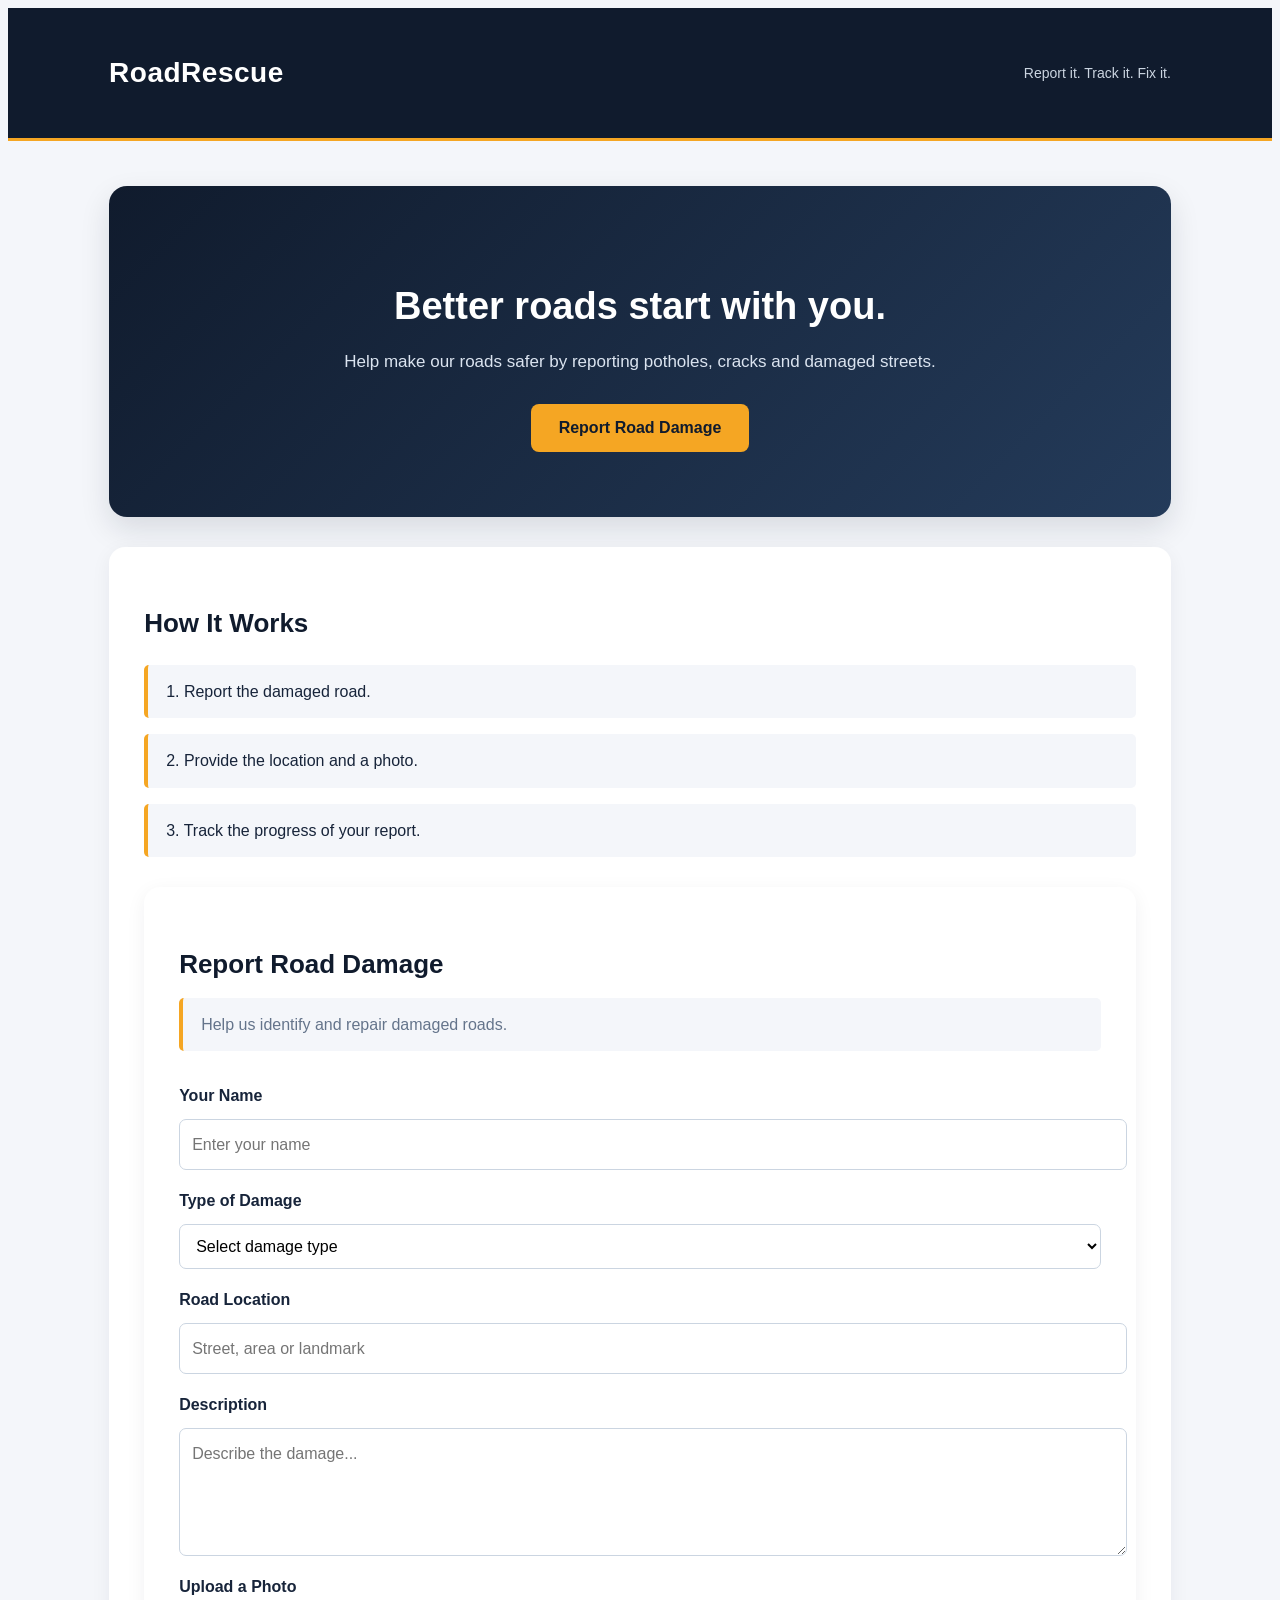
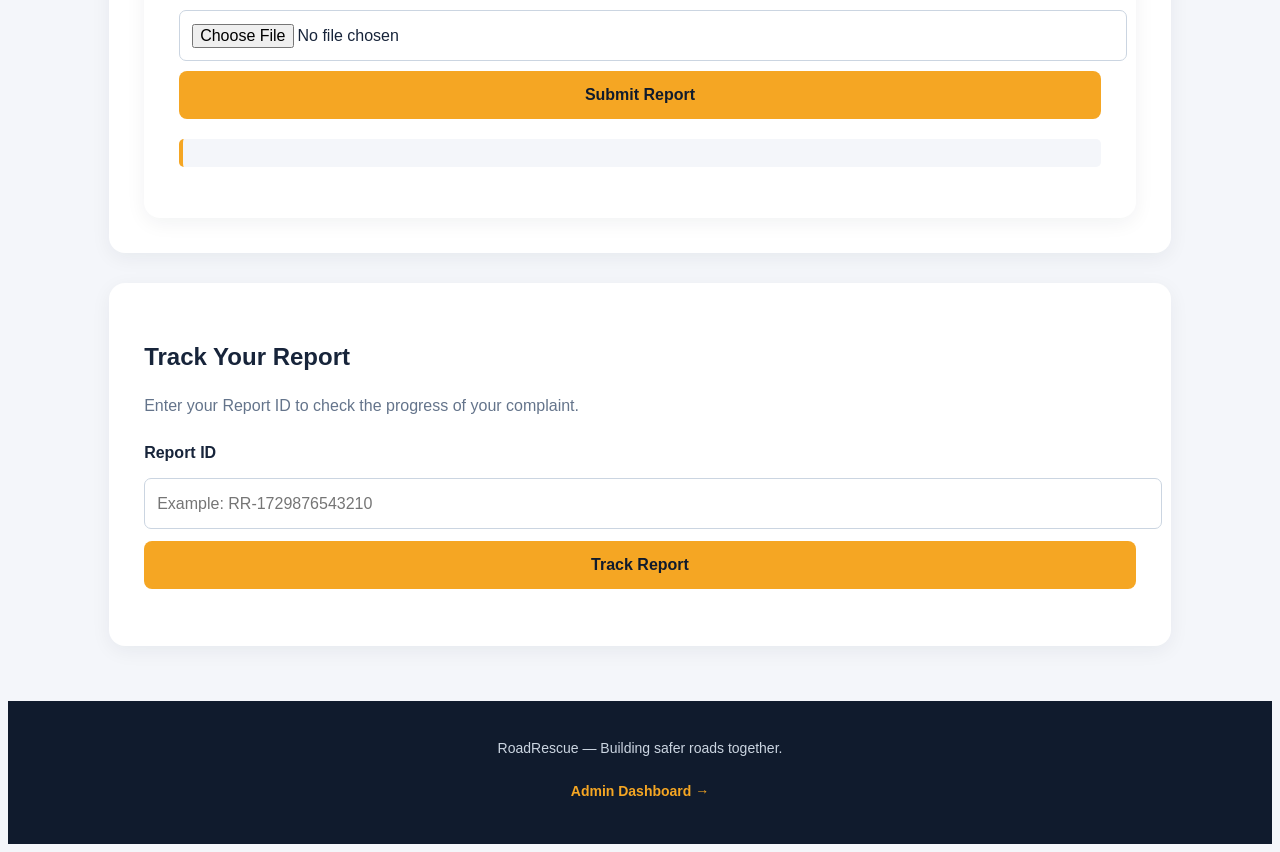
<file: index.html>
<!DOCTYPE html>
<html lang="en">
<head>
    <meta charset="UTF-8">
    <meta name="viewport" content="width=device-width, initial-scale=1.0">
    <title>RoadRescue | Road Damage Reporting</title>
    <link rel="stylesheet" href="style.css">
</head>
<body>

    <header>
        <h1>RoadRescue</h1>
        <p>Report it. Track it. Fix it.</p>
    </header>

    <main>
        <section class="hero">
            <h2>Better roads start with you.</h2>
            <p>Help make our roads safer by reporting potholes,
               cracks and damaged streets.</p>

            <button id="reportButton" onclick="document.getElementById('reportForm').scrollIntoView({ behavior: 'smooth' })">
    Report Road Damage
            </button>
        </section>

        <section class="about">
            <h2>How It Works</h2>
            <p>1. Report the damaged road.</p>
            <p>2. Provide the location and a photo.</p>
            <p>3. Track the progress of your report.</p>
            
<section class="report-section" id="reportForm">
    <h2>Report Road Damage</h2>
    <p>Help us identify and repair damaged roads.</p>

    <form id="damageForm">
        <label for="reporterName">Your Name</label>
        <input type="text" id="reporterName" placeholder="Enter your name" required>

        <label for="damageType">Type of Damage</label>
        <select id="damageType" required>
            <option value="">Select damage type</option>
            <option value="Pothole">Pothole</option>
            <option value="Road Crack">Road Crack</option>
            <option value="Broken Road">Broken Road</option>
            <option value="Waterlogging">Waterlogging</option>
            <option value="Other">Other</option>
        </select>

        <label for="location">Road Location</label>
        <input type="text" id="location" placeholder="Street, area or landmark" required>

        <label for="description">Description</label>
        <textarea id="description" rows="4"
            placeholder="Describe the damage..." required></textarea>

        <label for="photo">Upload a Photo</label>
        <input type="file" id="photo" accept="image/*">

        <button type="submit">Submit Report</button>
        <p id="formMessage" role="status"></p>
    </form>
</section>

        </section>
        
<section class="track-section" id="trackReport">
    <h2>Track Your Report</h2>
    <p>Enter your Report ID to check the progress of your complaint.</p>

    <form id="trackForm">
        <label for="trackId">Report ID</label>
        <input
            type="text"
            id="trackId"
            placeholder="Example: RR-1729876543210"
            required
        >
        <button type="submit">Track Report</button>
    </form>

    <div id="trackResult" aria-live="polite"></div>
</section>

    </main>

    <footer>
        <p>RoadRescue — Building safer roads together.</p>
    <div class="admin-link">
    <a href="admin.html">Admin Dashboard →</a>
</div>

    </footer>

    <script src="script.js"></script>
</body>
</html>
</file>
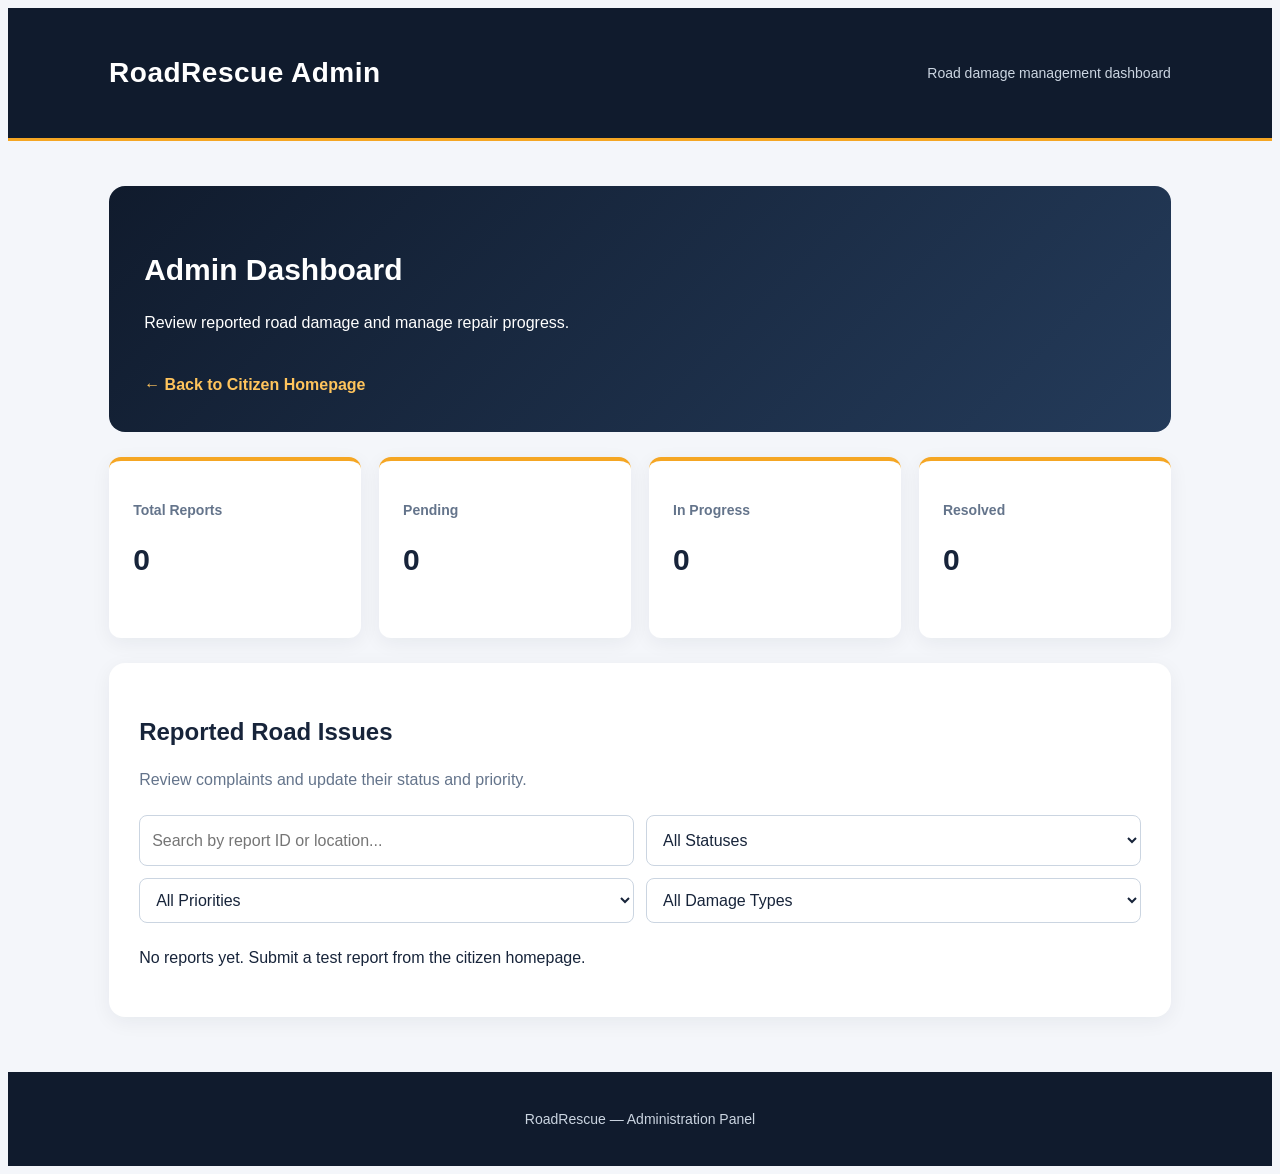
<file: admin.html>
<!DOCTYPE html>
<html lang="en">
<head>
    <meta charset="UTF-8">
    <meta name="viewport" content="width=device-width, initial-scale=1.0">
    <title>RoadRescue | Admin Dashboard</title>
    <link rel="stylesheet" href="style.css">
</head>
<body>

    <header>
        <h1>RoadRescue Admin</h1>
        <p>Road damage management dashboard</p>
    </header>

    <main>
        <section class="admin-welcome">
            <h2>Admin Dashboard</h2>
            <p>Review reported road damage and manage repair progress.</p>
            <a href="index.html">← Back to Citizen Homepage</a>
        </section>

        <section class="admin-stats">
            <div class="stat-card">
                <h3>Total Reports</h3>
                <p id="totalReports">0</p>
            </div>

            <div class="stat-card">
                <h3>Pending</h3>
                <p id="pendingReports">0</p>
            </div>

            <div class="stat-card">
                <h3>In Progress</h3>
                <p id="progressReports">0</p>
            </div>

            <div class="stat-card">
                <h3>Resolved</h3>
                <p id="resolvedReports">0</p>
            </div>
        </section>

        <section class="admin-reports">
            <h2>Reported Road Issues</h2>
            <p>Review complaints and update their status and priority.</p>

            
<div class="admin-filters">
    <input
        type="search"
        id="searchReports"
        placeholder="Search by report ID or location..."
        aria-label="Search reports"
    >

    <select id="filterStatus" aria-label="Filter by status">
        <option value="All">All Statuses</option>
        <option value="Pending">Pending</option>
        <option value="In Progress">In Progress</option>
        <option value="Resolved">Resolved</option>
    </select>

    <select id="filterPriority" aria-label="Filter by priority">
        <option value="All">All Priorities</option>
        <option value="High">High Priority</option>
        <option value="Medium">Medium Priority</option>
        <option value="Low">Low Priority</option>
    </select>

    <select id="filterDamage" aria-label="Filter by damage type">
        <option value="All">All Damage Types</option>
        <option value="Pothole">Pothole</option>
        <option value="Road Crack">Road Crack</option>
        <option value="Broken Road">Broken Road</option>
        <option value="Waterlogging">Waterlogging</option>
        <option value="Other">Other</option>
    </select>
</div>

<div id="adminReportList">
    <p>No reports to display yet.</p>
</div>

            
        </section>
    </main>

    <footer>
        <p>RoadRescue — Administration Panel</p>
        
    </footer>

    <script src="admin.js"></script>
</body>
</html>
</file>
<file: style.css>
<link rel="stylesheet" href="style.css">

/* =====================================
   1. BASIC PAGE SETTINGS
===================================== */

* {
    margin: 0;
    padding: 0;
    box-sizing: border-box;
}

body {
    font-family: Arial, sans-serif;
    background-color: #f4f6fa;
    color: #17243a;
    line-height: 1.6;
}


/* =====================================
   2. WEBSITE HEADER
===================================== */

header {
    background-color: #101b2d;
    color: white;
    padding: 24px 8%;
    display: flex;
    justify-content: space-between;
    align-items: center;
    border-bottom: 3px solid #f5a623;
}

header h1 {
    font-size: 28px;
    letter-spacing: 0.5px;
}

header p {
    color: #cbd5e1;
    font-size: 14px;
}


/* =====================================
   3. MAIN CONTENT
===================================== */

main {
    width: 84%;
    max-width: 1100px;
    margin: 45px auto;
}


/* =====================================
   4. HERO SECTION
===================================== */

.hero {
    background: linear-gradient(135deg, #101b2d, #243b5a);
    color: white;
    padding: 65px 40px;
    border-radius: 18px;
    text-align: center;
    box-shadow: 0 12px 30px rgba(16, 27, 45, 0.12);
}

.hero h2 {
    font-size: 38px;
    line-height: 1.25;
    margin-bottom: 18px;
}

.hero p {
    max-width: 600px;
    margin: 0 auto 28px;
    color: #dbe4f0;
    font-size: 17px;
}


/* =====================================
   5. REPORT BUTTON
===================================== */

button {
    background-color: #f5a623;
    color: #101b2d;
    border: none;
    padding: 15px 28px;
    border-radius: 8px;
    font-size: 16px;
    font-weight: bold;
    cursor: pointer;
    transition: background-color 0.3s, transform 0.3s;
}

button:hover {
    background-color: #ffc45c;
    transform: translateY(-2px);
}


/* =====================================
   6. HOW IT WORKS SECTION
===================================== */

.about {
    background-color: white;
    margin-top: 30px;
    padding: 35px;
    border-radius: 16px;
    box-shadow: 0 5px 20px rgba(16, 27, 45, 0.06);
}

.about h2 {
    font-size: 26px;
    margin-bottom: 20px;
    color: #101b2d;
}

.about p {
    background-color: #f4f6fa;
    padding: 14px 18px;
    margin-top: 12px;
    border-left: 4px solid #f5a623;
    border-radius: 5px;
}


/* =====================================
   7. FOOTER
===================================== */

footer {
    background-color: #101b2d;
    color: #cbd5e1;
    text-align: center;
    padding: 22px;
    margin-top: 55px;
    font-size: 14px;
}


/* =====================================
   8. MOBILE RESPONSIVENESS
===================================== */

@media (max-width: 600px) {

    header {
        padding: 20px 6%;
        flex-direction: column;
        align-items: flex-start;
        gap: 5px;
    }

    header h1 {
        font-size: 25px;
    }

    main {
        width: 90%;
        margin: 25px auto;
    }

    .hero {
        padding: 42px 20px;
    }

    .hero h2 {
        font-size: 29px;
    }

    .hero p {
        font-size: 15px;
    }

    .about {
        padding: 24px 18px;
    }

    .about h2 {
        font-size: 23px;
    }

    button {
        width: 100%;
    }

    footer {
        margin-top: 30px;
    }
}

/* ROAD DAMAGE REPORT FORM */

.report-section {
    background: white;
    margin-top: 30px;
    padding: 35px;
    border-radius: 16px;
    box-shadow: 0 5px 20px rgba(16, 27, 45, 0.06);
}

.report-section h2 {
    margin-bottom: 8px;
}

.report-section > p {
    margin-bottom: 24px;
    color: #64748b;
}

#damageForm {
    display: flex;
    flex-direction: column;
    gap: 10px;
}

#damageForm label {
    font-weight: bold;
    margin-top: 8px;
}

#damageForm input,
#damageForm select,
#damageForm textarea {
    width: 100%;
    padding: 12px;
    border: 1px solid #cbd5e1;
    border-radius: 7px;
    font: inherit;
    background: white;
}

#damageForm input:focus,
#damageForm select:focus,
#damageForm textarea:focus {
    outline: 2px solid #f5a623;
    border-color: transparent;
}

#formMessage {
    margin-top: 10px;
    color: #166534;
    font-weight: bold;
}

/* TRACK REPORT SECTION */

.track-section {
    background: white;
    margin-top: 30px;
    padding: 35px;
    border-radius: 16px;
    box-shadow: 0 5px 20px rgba(16, 27, 45, 0.06);
}

.track-section h2 {
    margin-bottom: 8px;
}

.track-section > p {
    color: #64748b;
    margin-bottom: 22px;
}

#trackForm {
    display: flex;
    flex-direction: column;
    gap: 12px;
}

#trackForm label {
    font-weight: bold;
}

#trackForm input {
    width: 100%;
    padding: 12px;
    border: 1px solid #cbd5e1;
    border-radius: 7px;
    font: inherit;
}

#trackForm input:focus {
    outline: 2px solid #f5a623;
    border-color: transparent;
}

#trackResult {
    margin-top: 22px;
}

.report-card {
    background: #f4f6fa;
    border-left: 4px solid #f5a623;
    border-radius: 8px;
    padding: 20px;
    margin-top: 15px;
    overflow-wrap: anywhere;
}

.report-card p {
    margin-top: 8px;
}

.status-badge {
    display: inline-block;
    background: #fef3c7;
    color: #92400e;
    padding: 4px 10px;
    border-radius: 20px;
    font-size: 13px;
    font-weight: bold;
}

/* ADMIN DASHBOARD */

.admin-welcome {
    background: linear-gradient(135deg, #101b2d, #243b5a);
    color: white;
    padding: 35px;
    border-radius: 16px;
}

.admin-welcome h2 {
    font-size: 30px;
    margin-bottom: 8px;
}

.admin-welcome a {
    display: inline-block;
    margin-top: 20px;
    color: #ffc45c;
    text-decoration: none;
    font-weight: bold;
}

.admin-welcome a:hover {
    text-decoration: underline;
}

.admin-stats {
    display: grid;
    grid-template-columns: repeat(4, minmax(0, 1fr));
    gap: 18px;
    margin-top: 25px;
}

.stat-card {
    background: white;
    padding: 24px;
    border-radius: 12px;
    border-top: 4px solid #f5a623;
    box-shadow: 0 5px 20px rgba(16, 27, 45, 0.06);
}

.stat-card h3 {
    font-size: 14px;
    color: #64748b;
}

.stat-card p {
    font-size: 30px;
    font-weight: bold;
    margin-top: 8px;
}

.admin-reports {
    background: white;
    padding: 30px;
    margin-top: 25px;
    border-radius: 16px;
    box-shadow: 0 5px 20px rgba(16, 27, 45, 0.06);
}

.admin-reports h2 {
    margin-bottom: 8px;
}

.admin-reports > p {
    color: #64748b;
    margin-bottom: 20px;
}

.admin-report-card {
    border: 1px solid #e2e8f0;
    border-left: 4px solid #f5a623;
    border-radius: 10px;
    padding: 20px;
    margin-top: 15px;
    overflow-wrap: anywhere;
}

.admin-report-card p {
    margin-top: 8px;
}

.admin-report-card label {
    display: block;
    font-weight: bold;
    margin-top: 15px;
}

.admin-report-card select {
    width: 100%;
    max-width: 320px;
    padding: 10px;
    margin-top: 6px;
    border: 1px solid #cbd5e1;
    border-radius: 7px;
    font: inherit;
    background: white;
}

.admin-report-card button {
    margin-top: 15px;
}

@media (max-width: 700px) {
    .admin-stats {
        grid-template-columns: repeat(2, minmax(0, 1fr));
    }

    .admin-reports {
        padding: 20px;
    }
}

@media (max-width: 400px) {
    .admin-stats {
        grid-template-columns: 1fr;
    }
}

/* ADMIN SEARCH AND FILTERS */

.admin-filters {
    display: grid;
    grid-template-columns: repeat(2, minmax(0, 1fr));
    gap: 12px;
    margin: 22px 0;
}

.admin-filters input,
.admin-filters select {
    width: 100%;
    min-width: 0;
    padding: 12px;
    border: 1px solid #cbd5e1;
    border-radius: 8px;
    background: white;
    font: inherit;
    color: #17243a;
}

.admin-filters input:focus,
.admin-filters select:focus {
    outline: 2px solid #f5a623;
    border-color: transparent;
}

@media (max-width: 500px) {
    .admin-filters {
        grid-template-columns: 1fr;
    }
}

/* UPLOADED ROAD DAMAGE PHOTOS */

.report-photo,
.admin-report-photo {
    display: block;
    width: 100%;
    max-width: 420px;
    max-height: 300px;
    object-fit: contain;
    object-position: left center;
    margin-top: 14px;
    border: 1px solid #e2e8f0;
    border-radius: 10px;
    background: #f4f6fa;
}

#damageForm button:disabled {
    opacity: 0.65;
    cursor: wait;
}

.admin-link {
    text-align: center;
    margin: 20px 0;
}

.admin-link a {
    color: #f5a623;
    text-decoration: none;
    font-weight: 600;
    transition: color 0.2s ease;
}

.admin-link a:hover {
    color: #ffffff;
    text-decoration: underline;
}
</file>
